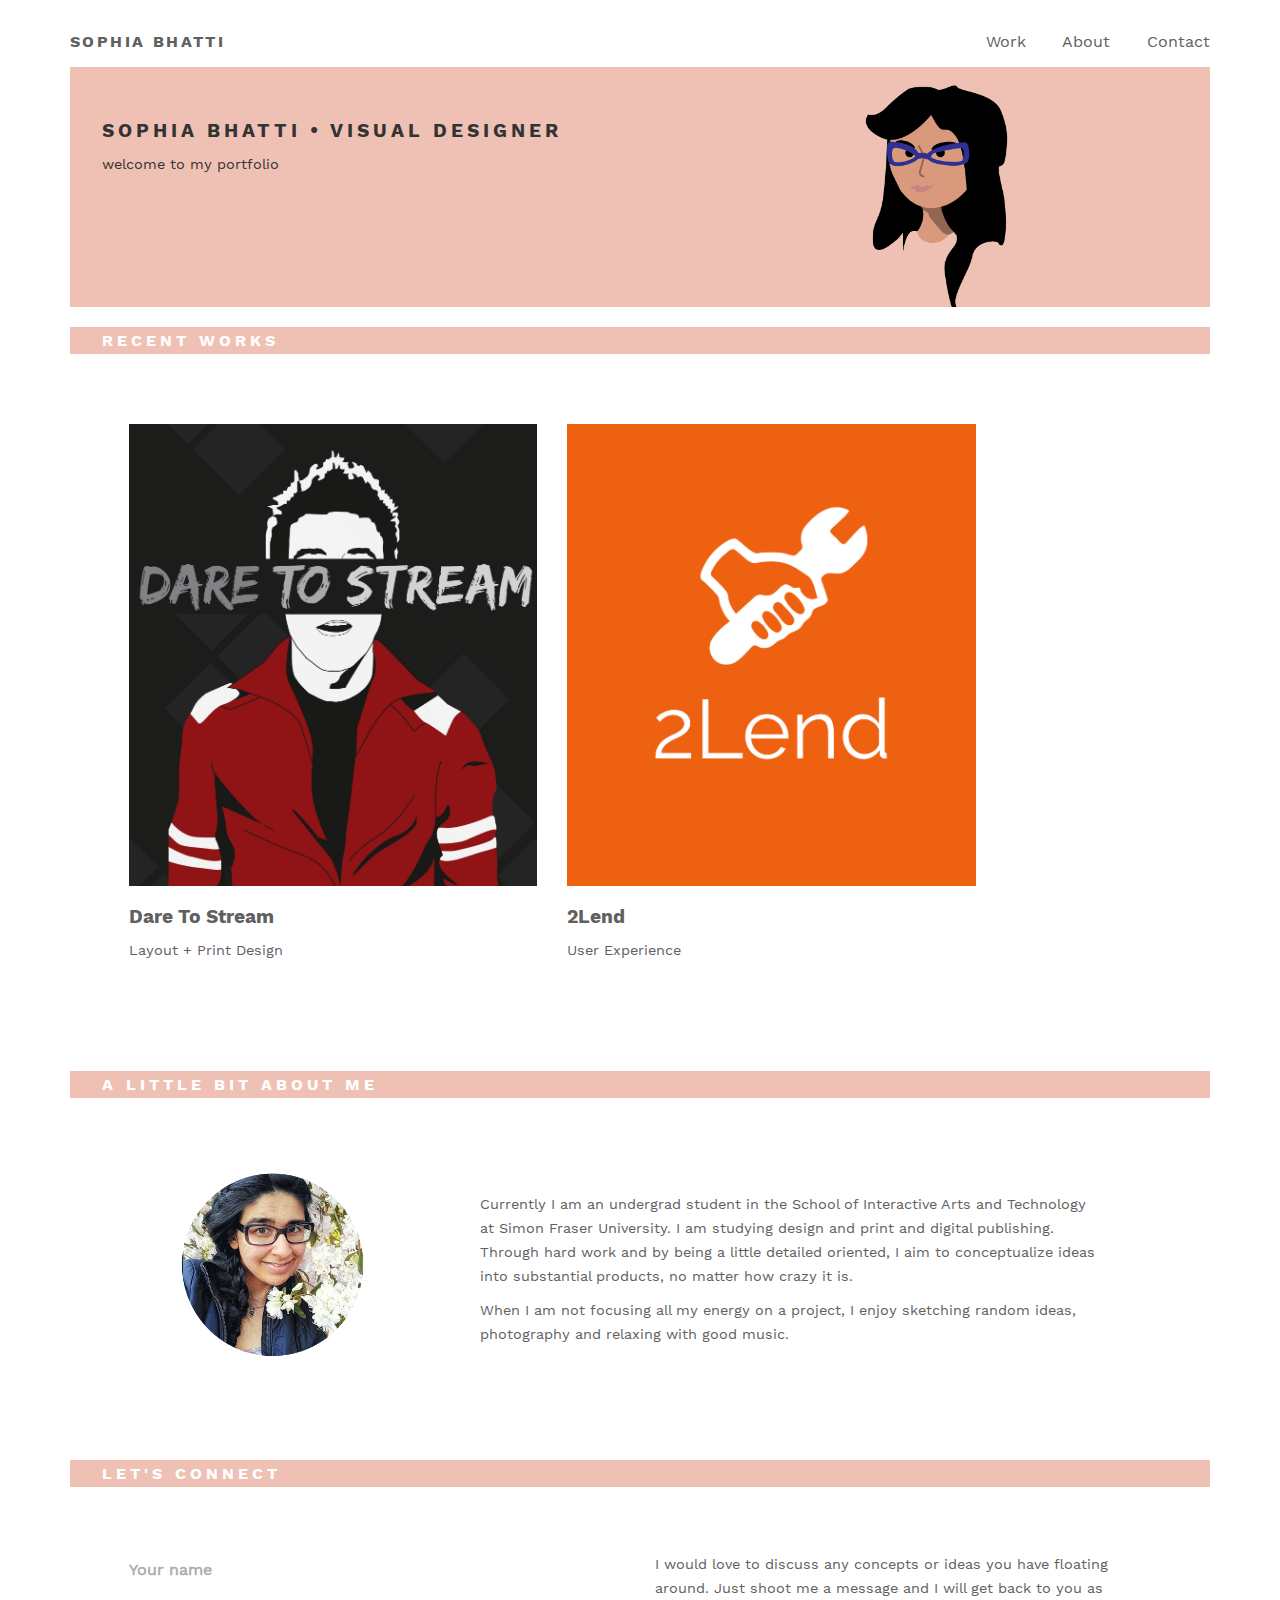
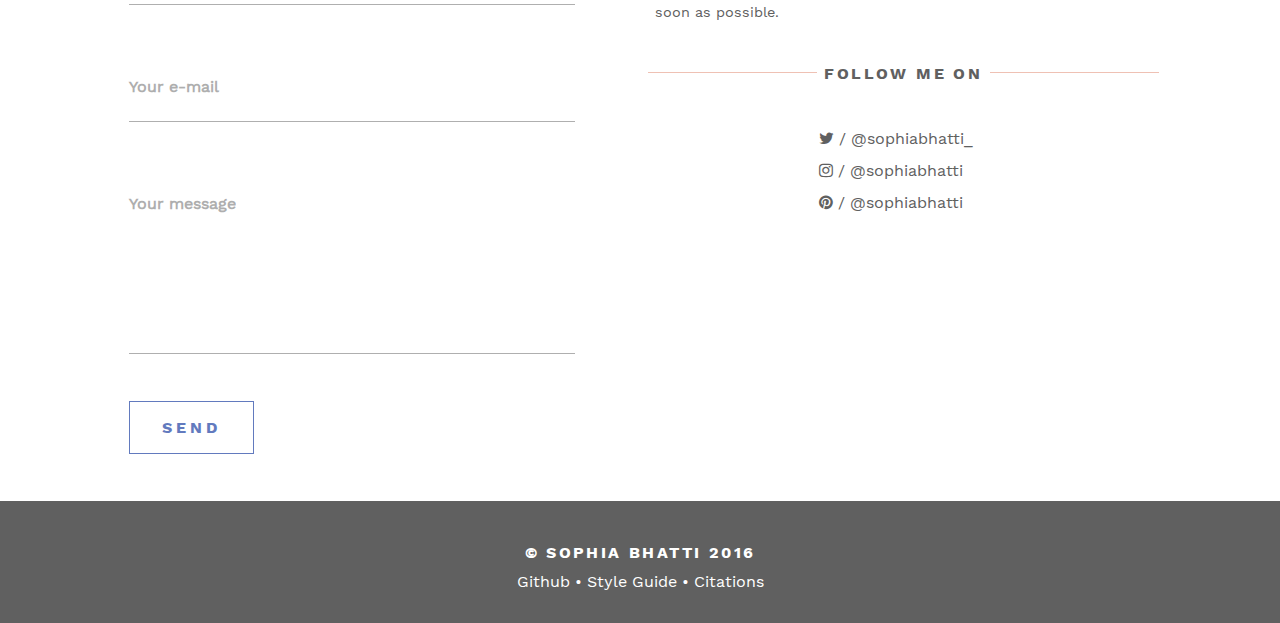
<file: index.html>
<!DOCTYPE html>
<html lang="en">
  <head>
    <meta charset="utf-8">
    <meta http-equiv="X-UA-Compatible" content="IE=edge">
    <meta name="viewport" content="width=device-width, initial-scale=1">
    <!-- The above 3 meta tags *must* come first in the head; any other head content must come *after* these tags -->
    <title>Sophia Bhatti</title>

    <!-- STYLESHEETS -->
    <link href="css/main.css" rel="stylesheet">
    <link href="css/bootstrap/bootstrap.min.css" rel="stylesheet">
    <link rel="stylesheet" href="css/font-awesome/css/font-awesome.min.css">


    <!-- HTML5 shim and Respond.js for IE8 support of HTML5 elements and media queries -->
    <!-- WARNING: Respond.js doesn't work if you view the page via file:// -->
    <!--[if lt IE 9]>
      <script src="https://oss.maxcdn.com/html5shiv/3.7.2/html5shiv.min.js"></script>
      <script src="https://oss.maxcdn.com/respond/1.4.2/respond.min.js"></script>
    <![endif]-->
  </head>
  <body>

  <!-- HEADER + NAVIGATION -->
  <div class="container">
    <header>
      <div class="row">
            <div class="col-xs-6 col-md-4">
                <div class="logo ">
                    <a href="index.html">
                        <h4>Sophia Bhatti</h4>
                    </a>
                </div>
            </div>

          <div class="col-xs-6 col-md-3 col-md-offset-5">
            <nav>
              <a href="#work" class="navLink">Work</a>
              <a href="#about" class="navLink">About</a>
              <a href="#contact" class="navLink">Contact</a>
            </nav>
          </div>
      </div>
    </header>

    <!-- LANDING -->
    <section class="landing" id="bgIndex">
      <div class="row">
        <div class="col-xs-10 col-md-12">
          <h1>Sophia Bhatti • Visual Designer </h1>
          <p>welcome to my portfolio</p>
        </div>
      </div>
    </section>


    <!-- WORK SECTION -->
    <section id="work">
      <div class="row">
        <div class="col-xs-12 col-md-12">
          <h2 class="heading">recent works</h2>
        </div>

        <div class="wrapper">
            <div class="col-xs-12 col-sm-5">
                <div class="project">
                  <a href="project1.html">
                    <figure class="tint">
                      <img src="css/imgs/daretostream.jpg" alt="Project: Dare to Stream, Layout and Print Design">
                      <figcaption>
                        Layout + Print Design
                      </figcaption>
                    </figure>
                    <h3>Dare To Stream</h3>
                    <p>Layout + Print Design</p>
                  </a>
                </div>
            </div>

           <!--  <div class="col-xs-12 col-sm-5">
                <div class="project">
                  <a href="project2.html">
                    <figure class="tint">
                      <img src="css/imgs/boo.png" alt="Project: Boo, Modeling and Animation">
                      <figcaption>
                      Modeling + Animation
                      </figcaption>
                    </figure>
                    <h3>Boo</h3>
                    <p>Modeling + Animation</p>
                  </a>
                </div>
            </div> -->

            <div class="col-xs-12 col-sm-5">
                <div class="project">
                  <a href="project3.html">
                    <figure class="tint">
                      <img src="css/imgs/2lend.jpg" alt="Project: 2Lend, User Experience">
                      <figcaption>
                        User Experience
                      </figcaption>
                    </figure>
                    <h3>2Lend</h3>
                      <p>User Experience</p>

                  </a>
                </div>
            </div>
        </div>
      </div>
    </section>

    <!-- ABOUT SECTION -->
    <section id="about">
      <div class="row">
        <div class="col-xs-12 col-md-12">
          <h2 class="heading">a little bit about me</h2>
        </div>
        
        <div class="wrapper">
          <div class="col-xs-12 col-md-4">
            <figure class="img-wrapper">
              <img src="css/imgs/me.png" alt="An image of Sophia Bhatti">
            </figure>
          </div>

          <div class="col-xs-12 col-md-8">
            <div id="about-wrapper">
              <p>
              Currently I am an undergrad student in the School of Interactive Arts and Technology at Simon Fraser University. I am studying design and print and digital publishing. Through hard work and by being a little detailed oriented, I aim to conceptualize ideas into substantial products, no matter how crazy it is. 
              </p>

              <p>
              When I am not focusing all my energy on a project, I enjoy sketching random ideas, photography and relaxing with good music.
              </p>
            </div>
          </div>
        </div>
      </div>
    </section>

    <!-- CONTACT -->
    <section id="contact">
      <div class="row">
        
        <div class="col-xs-12 col-md-12">
          <h2 class="heading">let's connect</h2>
        </div>

        <div class="wrapper">

          <!-- 
          CONTACT FORM
          Code adapted from Trevor L.J.M. MacIntire:
          http://codepen.io/uplusion23/pen/xOJkjE
          -->
          <div class="col-xs-12 col-md-6">
            <div class="form">
              <div class="group">      
                <input type="text" id="name" required>
                <span class="highlight"></span>
                <label for="name">Your name</label>
              </div>

              <div class="group">      
                <input type="text" id="email" required>
                <span class="highlight"></span>
                <label for="email">Your e-mail</label>
              </div>

              <div class="group">      
                <textarea id="message" wrap="hard" cols="30" rows="7"></textarea>
                <span class="highlight"></span>
                <label for="message">Your message</label>
              </div>

              <a class="send-btn">Send</a>
            </div>
          </div>

        <!-- Contact Info -->
        <div class="col-xs-12 col-md-6">
            <p class="contact-blurb">
            I would love to discuss any concepts or ideas you have floating around. Just shoot me a message and I will get back to you as soon as possible.
            </p> 

          <div class="socialMedia-wrapper">
            <h4 class="no-span">Follow me on</h4>
          </div>

          <div class="socialMedia-wrapper col-md-offset-3">
            <ul>
              <li>
                <a href="https://twitter.com/sophiabhatti_">
                  <i class="fa fa-twitter" aria-hidden="true"></i> / @sophiabhatti_
                </a>
              </li>

              <li>
                <a href="https://www.instagram.com/sophiabhatti/">
                  <i class="fa fa-instagram" aria-hidden="true"></i> / @sophiabhatti
                </a>
              </li>
              
              <li>
                <a href="https://www.pinterest.com/sophiabhatti/">
                  <i class="fa fa-pinterest" aria-hidden="true"></i> / @sophiabhatti
                </a>
              </li>
            </ul>
          </div>
        </div>
      </div> <!-- end wrapper -->
    </div> <!-- end row -->
  </section>

  </div>  <!-- end container -->

   <footer>
    <div class="row">
      <div class="col-md-12">
        <h4>© Sophia Bhatti 2016</h4>
        <a href="https://github.com/sophiab22/portfolio">Github</a> •
        <a href="styleguide.html">Style Guide</a> •
        <a href="citations.html">Citations</a>
      </div>
    </div>
  </footer>

    <!-- jQuery (necessary for Bootstrap's JavaScript plugins) -->
    <script src="https://ajax.googleapis.com/ajax/libs/jquery/1.11.3/jquery.min.js"></script>
    <!-- Include all compiled plugins (below), or include individual files as needed -->
    <script src="js/bootstrap/bootstrap.min.js"></script>
  </body>
</html>
</file>
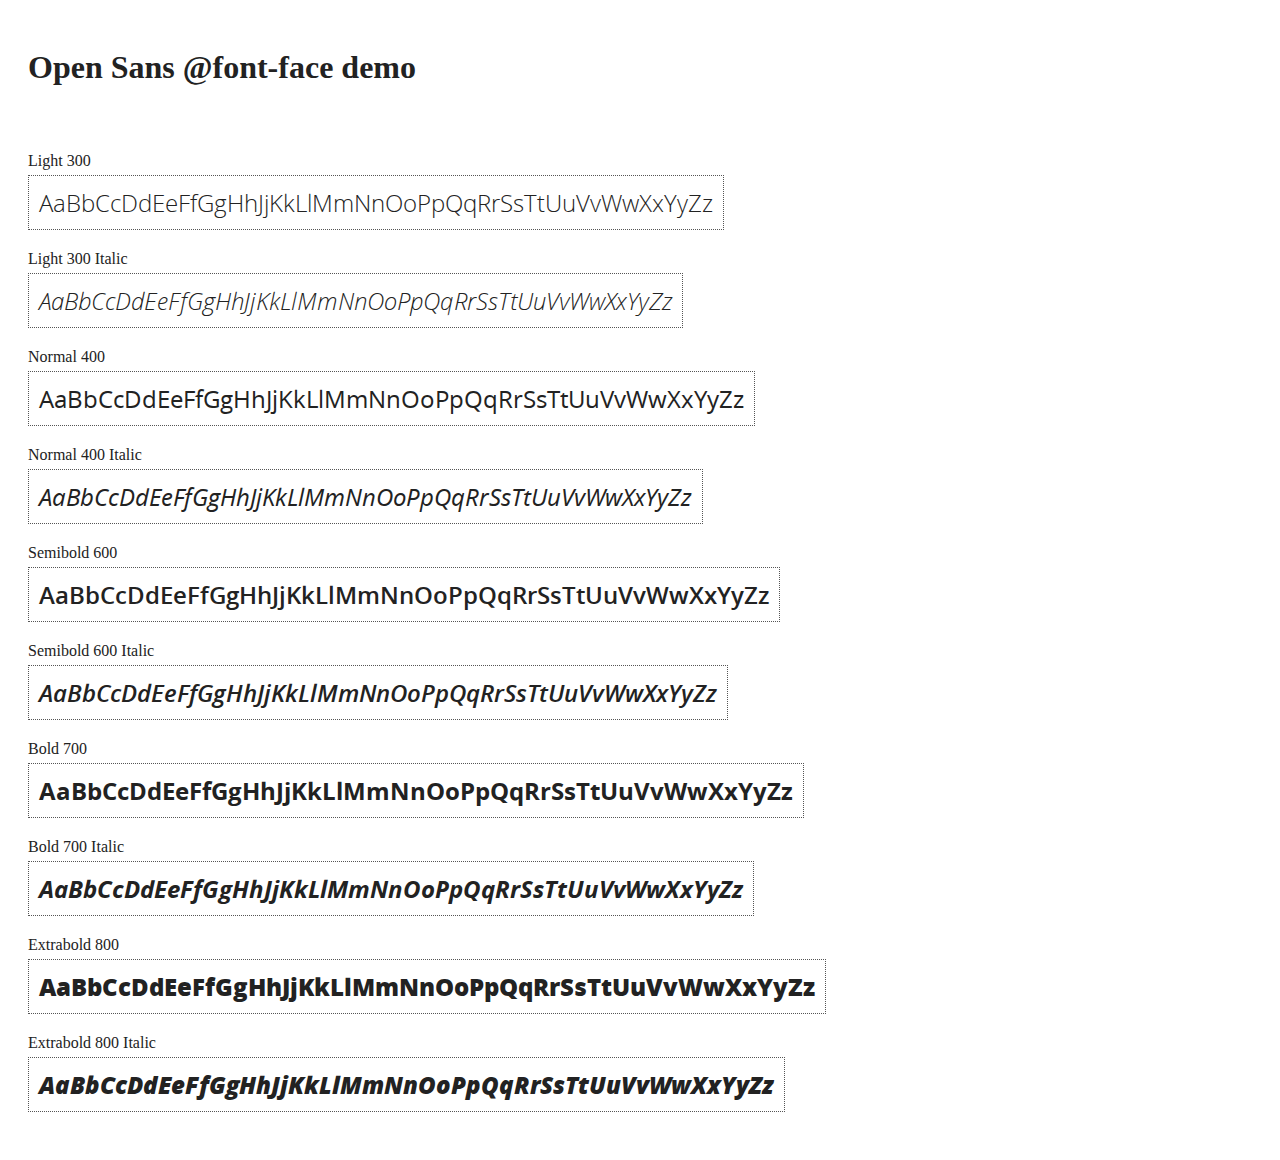
<file: js/angular/docs/components/open-sans-fontface-1.0.4/index.html>
<!DOCTYPE html>
<html>
	<head>
		<title>Open Sans @font-face demo</title>
		<meta charset="UTF-8" />
		<link rel="stylesheet" href="open-sans.css" type="text/css" />
		<style>
		body {
			padding: 20px;
			color: #222;
			background: #fff;
		}

		span { display: block; }

		.font-demo {
			display: inline-block;
			margin: 5px 0 20px;
			padding: 10px;
			border: 1px dotted #555;
			font-family: 'Open Sans';
			font-size: 24px;
		}
		</style>
	</head>
	<body>
		<h1>Open Sans @font-face demo</h1>
		<div style="margin-bottom:20px">
			<iframe src="http://ghbtns.com/github-btn.html?user=FontFaceKit&amp;repo=open-sans&amp;type=watch&amp;count=true"
					style="width:110px;height:20px;border:0"></iframe>
			<iframe src="http://ghbtns.com/github-btn.html?user=FontFaceKit&amp;repo=open-sans&amp;type=fork&amp;count=true"
					style="width:95px;height:20px;border:0"></iframe>
		</div>

		<span>Light 300</span>
		<div class="font-demo" style="font-weight:300">
			AaBbCcDdEeFfGgHhJjKkLlMmNnOoPpQqRrSsTtUuVvWwXxYyZz
		</div>

		<span>Light 300 Italic</span>
		<div class="font-demo" style="font-weight:300;font-style:italic">
			AaBbCcDdEeFfGgHhJjKkLlMmNnOoPpQqRrSsTtUuVvWwXxYyZz
		</div>

		<span>Normal 400</span>
		<div class="font-demo">
			AaBbCcDdEeFfGgHhJjKkLlMmNnOoPpQqRrSsTtUuVvWwXxYyZz
		</div>

		<span>Normal 400 Italic</span>
		<div class="font-demo" style="font-style:italic">
			AaBbCcDdEeFfGgHhJjKkLlMmNnOoPpQqRrSsTtUuVvWwXxYyZz
		</div>

		<span>Semibold 600</span>
		<div class="font-demo" style="font-weight:600">
			AaBbCcDdEeFfGgHhJjKkLlMmNnOoPpQqRrSsTtUuVvWwXxYyZz
		</div>

		<span>Semibold 600 Italic</span>
		<div class="font-demo" style="font-weight:600;font-style:italic">
			AaBbCcDdEeFfGgHhJjKkLlMmNnOoPpQqRrSsTtUuVvWwXxYyZz
		</div>

		<span>Bold 700</span>
		<div class="font-demo" style="font-weight:700">
			AaBbCcDdEeFfGgHhJjKkLlMmNnOoPpQqRrSsTtUuVvWwXxYyZz
		</div>

		<span>Bold 700 Italic</span>
		<div class="font-demo" style="font-weight:700;font-style:italic">
			AaBbCcDdEeFfGgHhJjKkLlMmNnOoPpQqRrSsTtUuVvWwXxYyZz
		</div>

		<span>Extrabold 800</span>
		<div class="font-demo" style="font-weight:800">
			AaBbCcDdEeFfGgHhJjKkLlMmNnOoPpQqRrSsTtUuVvWwXxYyZz
		</div>

		<span>Extrabold 800 Italic</span>
		<div class="font-demo" style="font-weight:800;font-style:italic">
			AaBbCcDdEeFfGgHhJjKkLlMmNnOoPpQqRrSsTtUuVvWwXxYyZz
		</div>
	</body>
</html>
</file>
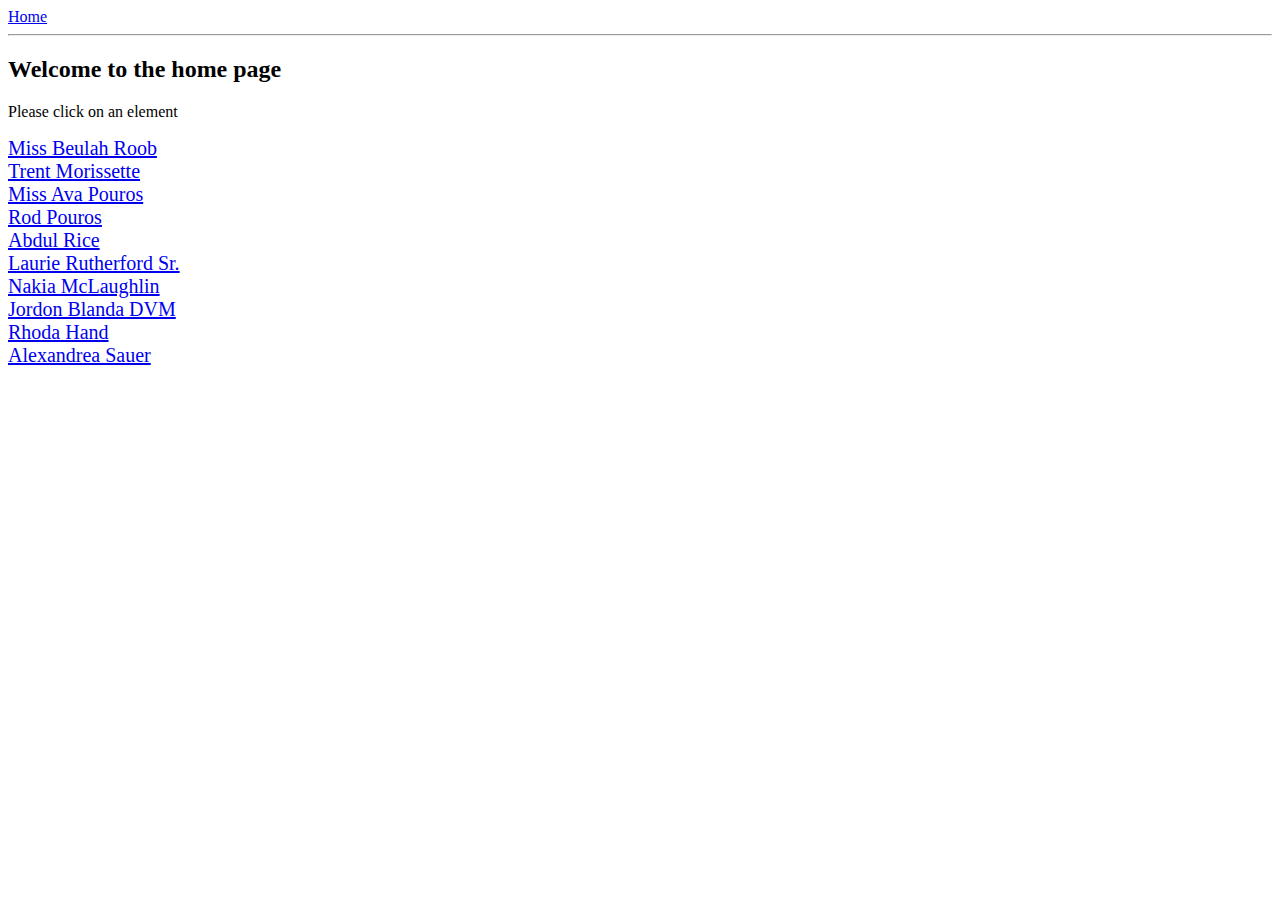
<file: js/angular/docs/examples/example-anchoringExample/index.html>
<!doctype html>
<html lang="en">
<head>
  <meta charset="UTF-8">
  <title>Example - example-anchoringExample</title>
  <link href="animations.css" rel="stylesheet" type="text/css">
  

  <script src="../../../angular.min.js"></script>
  <script src="../../../angular-animate.js"></script>
  <script src="../../../angular-route.js"></script>
  <script src="script.js"></script>
  

  
</head>
<body ng-app="anchoringExample">
  <a href="#/">Home</a>
<hr />
<div class="view-container">
  <div ng-view class="view"></div>
</div>
</body>
</html>
</file>
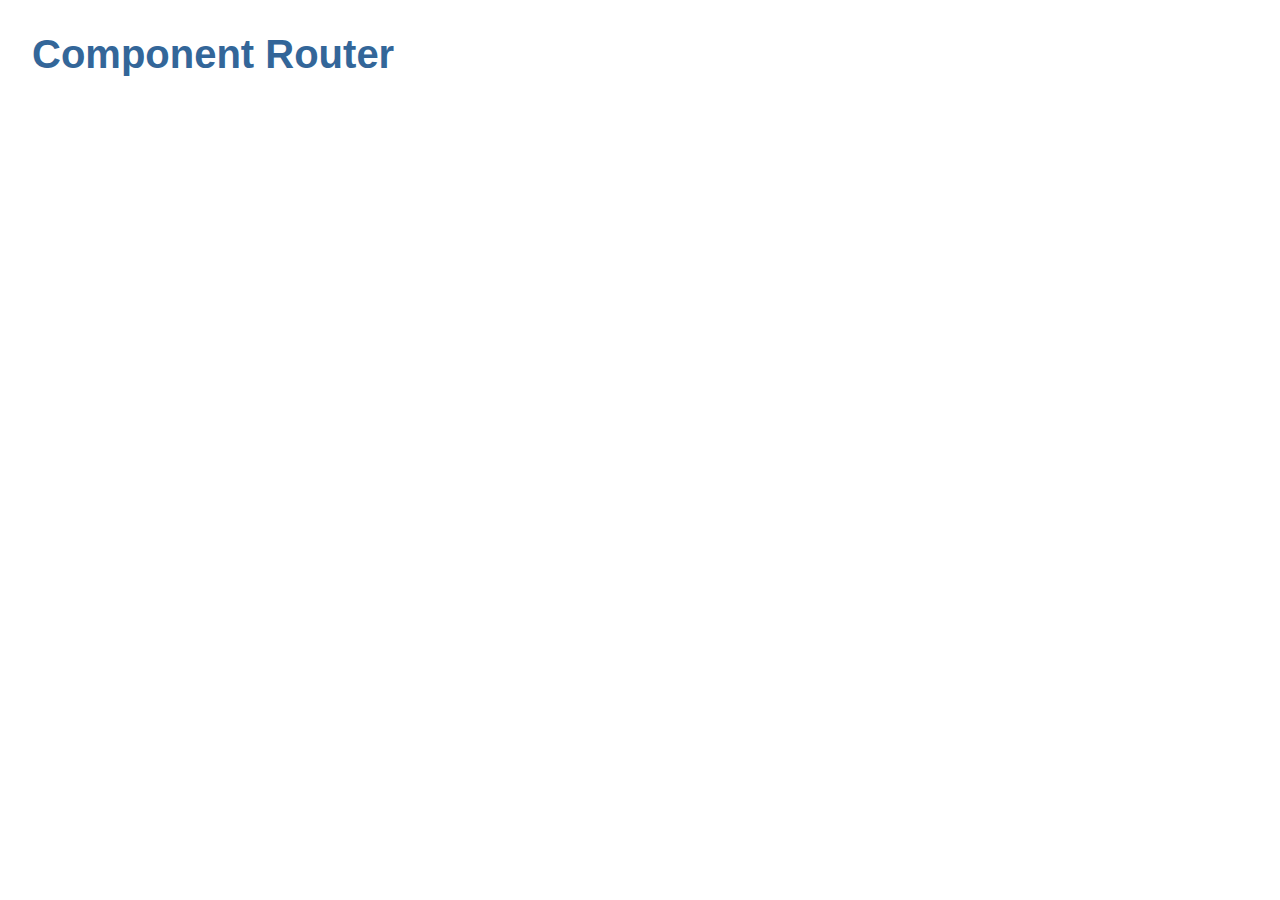
<file: js/angular/docs/examples/example-componentRouter/index.html>
<!doctype html>
<html lang="en">
<head>
  <meta charset="UTF-8">
  <title>Example - example-componentRouter</title>
  <link href="styles.css" rel="stylesheet" type="text/css">
  

  <script src="../../../angular.min.js"></script>
  <script src="app.js"></script>
  <script src="heroes.js"></script>
  <script src="crisis.js"></script>
  <script src="dialog.js"></script>
  

  <script type="text/javascript">
    angular.element(document.getElementsByTagName('head')).append(angular.element('<base href="' + window.location.pathname + '" />'));
  </script>
</head>
<body ng-app="app">
  <h1 class="title">Component Router</h1>
<app></app>

<!-- Load up the router library - normally you might use npm and host it locally -->
<script src="https://npmcdn.com/@angular/router@0.2.0/angular1/angular_1_router.js"></script>
</body>
</html>
</file>
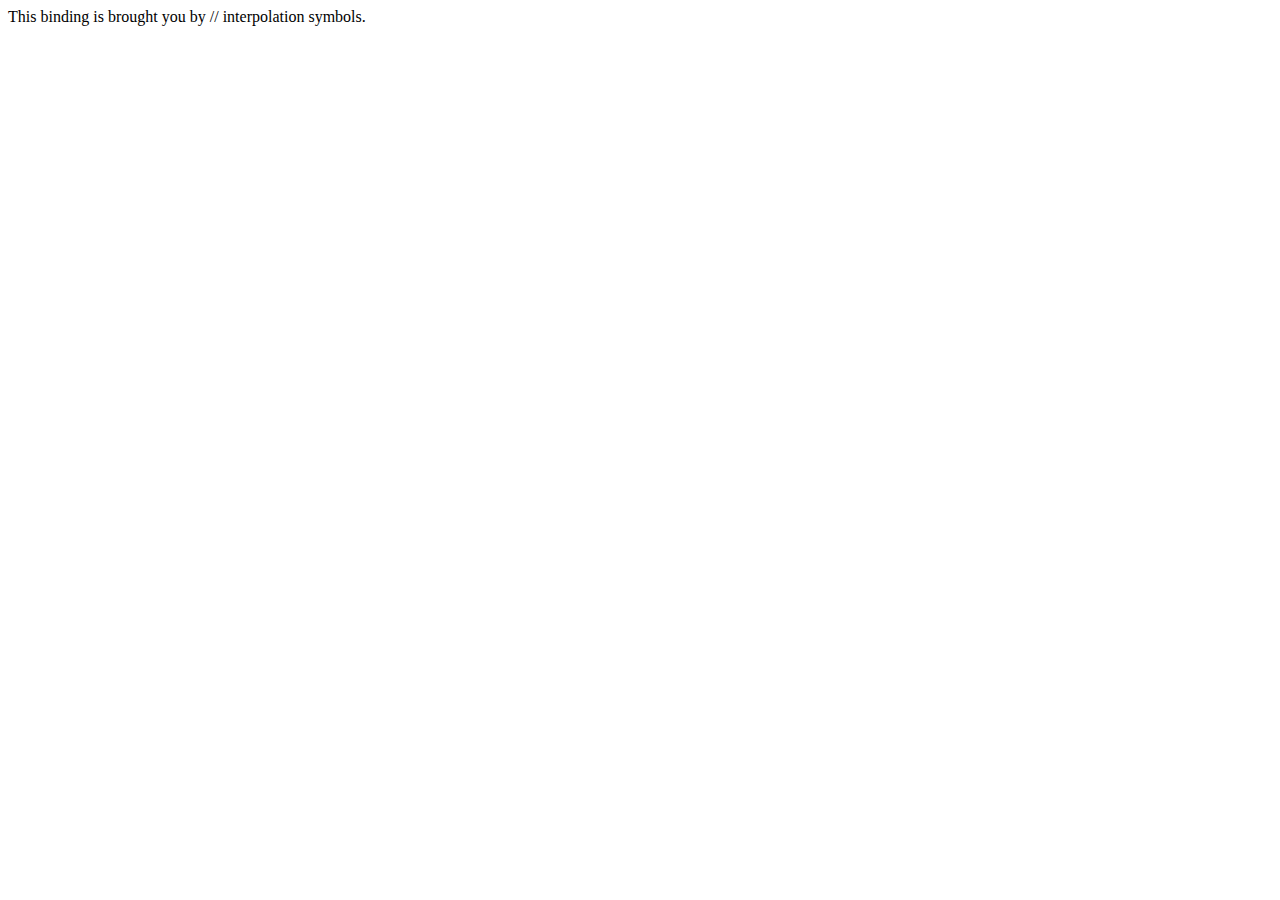
<file: js/angular/docs/examples/example-custom-interpolation-markup/index.html>
<!doctype html>
<html lang="en">
<head>
  <meta charset="UTF-8">
  <title>Example - example-custom-interpolation-markup</title>
  

  <script src="../../../angular.min.js"></script>
  

  
</head>
<body ng-app="customInterpolationApp">
  <script>
  var customInterpolationApp = angular.module('customInterpolationApp', []);

  customInterpolationApp.config(function($interpolateProvider) {
    $interpolateProvider.startSymbol('//');
    $interpolateProvider.endSymbol('//');
  });


  customInterpolationApp.controller('DemoController', function() {
      this.label = "This binding is brought you by // interpolation symbols.";
  });
</script>
<div ng-controller="DemoController as demo">
    //demo.label//
</div>
</body>
</html>
</file>
<file: js/angular/docs/examples/example-error-$rootScope-inprog/index.html>
<!doctype html>
<html lang="en">
<head>
  <meta charset="UTF-8">
  <title>Example - example-error-$rootScope-inprog</title>
  

  <script src="../../../angular.min.js"></script>
  <script src="app.js"></script>
  

  
</head>
<body ng-app="app">
  <button ng-click="focusInput = true">Focus</button>
<input ng-focus="count = count + 1" set-focus-if="focusInput" />
</body>
</html>
</file>
<file: css/main.css>
@font-face{font-family:'WorkSans-Regular';font-weight:normal;font-style:normal;src:url("fonts/woff2/WorkSans-Regular.woff2") format("woff2"),url("fonts/woff/WorkSans-Regular.woff") format("woff"),url("fonts/ttf/WorkSans-Regular.ttf") format("truetype")}@font-face{font-family:'WorkSans-Bold';font-weight:bold;font-style:normal;src:url("fonts/woff2/WorkSans-Bold.woff2") format("woff2"),url("fonts/woff/WorkSans-Bold.woff") format("woff"),url("fonts/ttf/WorkSans-Bold.ttf") format("truetype")}*{margin:0 auto}html,body{font:100% WorkSans-Regular, sans-serif !important;margin:0 auto;overflow-x:hidden;max-width:100%}footer{background-color:#606060;color:#fff;margin-top:4rem;padding:2rem;text-align:center}section{display:block;max-width:100%}section h2{margin-bottom:1em}h1{font:100% WorkSans-Bold, sans-serif !important;font-size:1.2rem !important;text-transform:uppercase;letter-spacing:0.25rem}h2{font:100% WorkSans-Bold, sans-serif !important;text-transform:uppercase;font-size:1.2rem}h3{font-size:1.2rem !important}h4{font-size:0.9rem !important}p{font:100% WorkSans-Regular, sans-serif;max-width:93%;line-height:1.5rem;font-size:0.9rem}p a,cite a{color:#627ABE !important;text-decoration:underline;font-weight:bold}p a:hover,cite a:hover{text-decoration:underline !important;color:#EFC1B4 !important}a{color:#606060 !important}a:hover{color:#627ABE !important;text-decoration:none !important}strong{font:100% WorkSans-Bold, sans-serif !important;text-transform:uppercase}ol{line-height:2rem}blockquote{display:block;font-style:italic;font-size:0.95em;border-left:10px solid #627ABE !important;margin:2em 0em}cite{display:block;line-height:2rem;margin-left:3rem}footer a{list-style-type:none;color:#fff !important;display:inline-block}header{width:100%;color:#EFC1B4}nav,.logo{margin-top:2rem;margin-bottom:1rem}nav{display:block;float:right;font-size:1rem}a.navLink:first-of-type,a.navLink:nth-of-type(2){margin-right:2rem}a.navLink:hover{text-decoration:underline !important}.logo,h4{font:100% WorkSans-Bold, sans-serif !important;font-size:0.25em;letter-spacing:0.15rem;text-transform:uppercase}.landing{margin:0 auto;height:15rem;width:100%}.intro-img{max-width:42%}#welcome{border-right:1px solid #606060}#bgIndex{padding:2em;background:url("imgs/index-bg-2.png") no-repeat 50% 45%;background-size:cover}#bgProject1{padding:15em;background:url("imgs/daretostream-bg1.jpg") no-repeat 50% 40%;background-size:cover}#bgProject2{padding:15em;background:url("imgs/boo-bg.png") no-repeat 50% 30%;background-size:cover}#bgProject3{padding:11em;background:url("imgs/2lend-bg2.png") no-repeat 50% 25%;background-size:cover}#work,#about{margin:0 auto;margin-bottom:7%}#about-wrapper{margin-top:1.5rem}.wrapper{margin:0 auto;margin-top:10%;margin-bottom:3%;max-width:90%;color:#606060}#contact .wrapper{margin-top:7rem}.heading{background-color:#EFC1B4;text-transform:uppercase;color:#fff !important;letter-spacing:0.25rem;padding:0.25rem 2rem}.project{margin-right:0.5rem;font:100% WorkSans-Bold, sans-serif}.project a{text-decoration:none;color:#606060}.project a:hover{text-decoration:none}.img-wrapper{margin-left:3rem;max-width:60%;float:left}.group{position:relative;margin-bottom:4rem}textarea{outline:none !important;resize:none !important;margin-top:4rem}input,textarea{padding-top:2rem;display:block;width:90%;border:none;outline:none;border-bottom:1px solid #606060;color:#606060;background:transparent;opacity:0.5;transition:0.2s ease}input:focus,textarea:focus{outline:none;opacity:1}label{color:#606060;font-size:1rem;font-weight:normal;position:absolute;left:0rem;top:0.5rem;opacity:0.5;transition:0.2s ease all}input:focus ~ label,textarea:focus ~ label{top:-2rem;font-size:1rem;color:#B1B1B1;opacity:1}.send-btn{font:100% WorkSans-Bold, sans-serif;color:#627ABE !important;text-transform:uppercase;letter-spacing:.25rem;border:1px solid;padding:1rem 2rem}.send-btn:hover{text-decoration:none;background-color:#627ABE !important;color:#fff !important;transition:background-color 0.9s}.no-span{display:table;white-space:nowrap;text-transform:uppercase}.no-span:before,.no-span:after{border-top:1px solid #EFC1B4;content:'';display:table-cell;position:relative;top:0.5em;width:45%}.no-span:before{right:1.5%}.no-span:after{left:1.5%}.socialMedia-wrapper{margin:0 auto;margin-top:2.5rem;margin-bottom:1rem;display:block}ul{text-align:justify;line-height:2rem;list-style-type:none}.project{margin:0 auto}img{max-width:100%}figcaption{visibility:hidden;position:absolute;top:8em;left:1em;z-index:500;color:#fff;font-size:1.2em;text-align:center}figure:hover figcaption{visibility:visible}.tint{position:relative;cursor:pointer}.tint:before{content:"";display:block;position:absolute;top:0;bottom:0;left:0;right:0;background:none;transition:all .3s linear}.tint:hover:before{background:rgba(98,122,190,0.9)}.meta-style{margin:0;margin-top:2rem;width:100%}.meta-p{font-size:0.8rem !important}.process-wrapper{margin:2.5rem 0;max-width:75%;line-height:1.8em}.process-img-wrapper{max-width:100%;margin-top:3rem;margin-bottom:2rem}.process-imgs{margin:0 auto;padding:2rem;width:80%}.img-caption{visibility:visible;position:relative;font-style:italic;top:0rem;color:black;padding-top:1rem;padding-bottom:0.5rem;font-size:0.9rem !important}.process-wrapper h3{margin:2rem 0 !important}.bg-heading{position:absolute;margin:0 auto;margin-left:22%;color:#fff;font:100% WorkSans-Regular, sans-serif !important;font-size:2rem !important}@media only screen and (max-width: 75em){#bgIndex{padding:2rem 0.8rem;background:url("imgs/index-bg.png") no-repeat 50% 45%;background-size:cover}#bgProject1{background:url("imgs/daretostream-bg.jpg") no-repeat 50% 45%;background-size:cover}#bgProject2{padding:10em}#about-wrapper{margin:0rem}a.navLink:first-of-type,a.navLink:nth-of-type(2){margin-right:1rem}}@media only screen and (max-width: 62em){.meta-style,.meta{max-width:100%}.contact-blurb{margin-top:3rem}.img-wrapper{margin-left:5rem;max-width:50%;margin-bottom:2rem}}@media only screen and (max-width: 48em){footer{width:100%}section{width:100%}h1{margin:0 !important;font-size:0.85rem !important;width:70%}p{margin-top:1rem}nav{font-size:0.85rem}a.navLink:first-of-type,a.navLink:nth-of-type(2){margin-right:0.7rem}.logo h4{font-size:1rem}#bgProject1{padding:6rem}#bgProject2{padding:8em}.heading{padding-left:1rem;font-size:0.9rem !important}.project{margin-bottom:2rem}.project-description,.meta-style,.meta,.process-wrapper{max-width:100%}.process-imgs{padding:1em}.img-caption{margin:0;top:0}}@media only screen and (max-width: 25em){#bgProject3{background:url("imgs/2lend-bg3.png") no-repeat 38% 45%;background-size:cover}nav{font-size:0.8rem}}

/*# sourceMappingURL=main.css.map */
</file>
<file: js/angular/docs/components/open-sans-fontface-1.0.4/open-sans.css>
/* Open Sans @font-face kit */

/* BEGIN Light */
@font-face {
  font-family: 'Open Sans';
  src: url('fonts/Light/OpenSans-Light.eot');
  src: url('fonts/Light/OpenSans-Light.eot?#iefix') format('embedded-opentype'),
       url('fonts/Light/OpenSans-Light.woff') format('woff'),
       url('fonts/Light/OpenSans-Light.ttf') format('truetype'),
       url('fonts/Light/OpenSans-Light.svg#OpenSansLight') format('svg');
  font-weight: 300;
  font-style: normal;
}
/* END Light */

/* BEGIN Light Italic */
@font-face {
  font-family: 'Open Sans';
  src: url('fonts/LightItalic/OpenSans-LightItalic.eot');
  src: url('fonts/LightItalic/OpenSans-LightItalic.eot?#iefix') format('embedded-opentype'),
       url('fonts/LightItalic/OpenSans-LightItalic.woff') format('woff'),
       url('fonts/LightItalic/OpenSans-LightItalic.ttf') format('truetype'),
       url('fonts/LightItalic/OpenSans-LightItalic.svg#OpenSansLightItalic') format('svg');
  font-weight: 300;
  font-style: italic;
}
/* END Light Italic */

/* BEGIN Regular */
@font-face {
  font-family: 'Open Sans';
  src: url('fonts/Regular/OpenSans-Regular.eot');
  src: url('fonts/Regular/OpenSans-Regular.eot?#iefix') format('embedded-opentype'),
       url('fonts/Regular/OpenSans-Regular.woff') format('woff'),
       url('fonts/Regular/OpenSans-Regular.ttf') format('truetype'),
       url('fonts/Regular/OpenSans-Regular.svg#OpenSansRegular') format('svg');
  font-weight: normal;
  font-style: normal;
}
/* END Regular */

/* BEGIN Italic */
@font-face {
  font-family: 'Open Sans';
  src: url('fonts/Italic/OpenSans-Italic.eot');
  src: url('fonts/Italic/OpenSans-Italic.eot?#iefix') format('embedded-opentype'),
       url('fonts/Italic/OpenSans-Italic.woff') format('woff'),
       url('fonts/Italic/OpenSans-Italic.ttf') format('truetype'),
       url('fonts/Italic/OpenSans-Italic.svg#OpenSansItalic') format('svg');
  font-weight: normal;
  font-style: italic;
}
/* END Italic */

/* BEGIN Semibold */
@font-face {
  font-family: 'Open Sans';
  src: url('fonts/Semibold/OpenSans-Semibold.eot');
  src: url('fonts/Semibold/OpenSans-Semibold.eot?#iefix') format('embedded-opentype'),
       url('fonts/Semibold/OpenSans-Semibold.woff') format('woff'),
       url('fonts/Semibold/OpenSans-Semibold.ttf') format('truetype'),
       url('fonts/Semibold/OpenSans-Semibold.svg#OpenSansSemibold') format('svg');
  font-weight: 600;
  font-style: normal;
}
/* END Semibold */

/* BEGIN Semibold Italic */
@font-face {
  font-family: 'Open Sans';
  src: url('fonts/SemiboldItalic/OpenSans-SemiboldItalic.eot');
  src: url('fonts/SemiboldItalic/OpenSans-SemiboldItalic.eot?#iefix') format('embedded-opentype'),
       url('fonts/SemiboldItalic/OpenSans-SemiboldItalic.woff') format('woff'),
       url('fonts/SemiboldItalic/OpenSans-SemiboldItalic.ttf') format('truetype'),
       url('fonts/SemiboldItalic/OpenSans-SemiboldItalic.svg#OpenSansSemiboldItalic') format('svg');
  font-weight: 600;
  font-style: italic;
}
/* END Semibold Italic */

/* BEGIN Bold */
@font-face {
  font-family: 'Open Sans';
  src: url('fonts/Bold/OpenSans-Bold.eot');
  src: url('fonts/Bold/OpenSans-Bold.eot?#iefix') format('embedded-opentype'),
       url('fonts/Bold/OpenSans-Bold.woff') format('woff'),
       url('fonts/Bold/OpenSans-Bold.ttf') format('truetype'),
       url('fonts/Bold/OpenSans-Bold.svg#OpenSansBold') format('svg');
  font-weight: bold;
  font-style: normal;
}
/* END Bold */

/* BEGIN Bold Italic */
@font-face {
  font-family: 'Open Sans';
  src: url('fonts/BoldItalic/OpenSans-BoldItalic.eot');
  src: url('fonts/BoldItalic/OpenSans-BoldItalic.eot?#iefix') format('embedded-opentype'),
       url('fonts/BoldItalic/OpenSans-BoldItalic.woff') format('woff'),
       url('fonts/BoldItalic/OpenSans-BoldItalic.ttf') format('truetype'),
       url('fonts/BoldItalic/OpenSans-BoldItalic.svg#OpenSansBoldItalic') format('svg');
  font-weight: bold;
  font-style: italic;
}
/* END Bold Italic */

/* BEGIN Extrabold */
@font-face {
  font-family: 'Open Sans';
  src: url('fonts/ExtraBold/OpenSans-ExtraBold.eot');
  src: url('fonts/ExtraBold/OpenSans-ExtraBold.eot?#iefix') format('embedded-opentype'),
       url('fonts/ExtraBold/OpenSans-ExtraBold.woff') format('woff'),
       url('fonts/ExtraBold/OpenSans-ExtraBold.ttf') format('truetype'),
       url('fonts/ExtraBold/OpenSans-ExtraBold.svg#OpenSansExtrabold') format('svg');
  font-weight: 800;
  font-style: normal;
}
/* END Extrabold */

/* BEGIN Extrabold Italic */
@font-face {
  font-family: 'Open Sans';
  src: url('fonts/ExtraBoldItalic/OpenSans-ExtraBoldItalic.eot');
  src: url('fonts/ExtraBoldItalic/OpenSans-ExtraBoldItalic.eot?#iefix') format('embedded-opentype'),
       url('fonts/ExtraBoldItalic/OpenSans-ExtraBoldItalic.woff') format('woff'),
       url('fonts/ExtraBoldItalic/OpenSans-ExtraBoldItalic.ttf') format('truetype'),
       url('fonts/ExtraBoldItalic/OpenSans-ExtraBoldItalic.svg#OpenSansExtraboldItalic') format('svg');
  font-weight: 800;
  font-style: italic;
}
/* END Extrabold Italic */
</file>
<file: js/angular/docs/examples/example-componentRouter/styles.css>
h1 {color: #369; font-family: Arial, Helvetica, sans-serif; font-size: 250%;}
h2 { color: #369; font-family: Arial, Helvetica, sans-serif;  }
h3 { color: #444; font-weight: lighter; }
body { margin: 2em; }
body, input[text], button { color: #888; font-family: Cambria, Georgia; }
button {padding: 0.2em; font-size: 14px}

ul {list-style-type: none; margin-left: 1em; padding: 0; width: 20em;}

li { cursor: pointer; position: relative; left: 0; transition: all 0.2s ease; }
li:hover {color: #369; background-color: #EEE; left: .2em;}

/* route-link anchor tags */
a {padding: 5px; text-decoration: none; font-family: Arial, Helvetica, sans-serif; }
a:visited, a:link {color: #444;}
a:hover {color: white; background-color: #1171a3; }
a.router-link-active {color: white; background-color: #52b9e9; }

.selected { background-color: #EEE; color: #369; }

.badge {
  font-size: small;
  color: white;
  padding: 0.1em 0.7em;
  background-color: #369;
  line-height: 1em;
  position: relative;
  left: -1px;
  top: -1px;
}

crisis-detail input {
  width: 20em;
}
</file>
<file: js/angular/docs/examples/example-anchoringExample/animations.css>
.record {
  display:block;
  font-size:20px;
}
.profile {
  background:black;
  color:white;
  font-size:100px;
}
.view-container {
  position:relative;
}
.view-container > .view.ng-animate {
  position:absolute;
  top:0;
  left:0;
  width:100%;
  min-height:500px;
}
.view.ng-enter, .view.ng-leave,
.record.ng-anchor {
  transition:0.5s linear all;
}
.view.ng-enter {
  transform:translateX(100%);
}
.view.ng-enter.ng-enter-active, .view.ng-leave {
  transform:translateX(0%);
}
.view.ng-leave.ng-leave-active {
  transform:translateX(-100%);
}
.record.ng-anchor-out {
  background:red;
}
</file>
